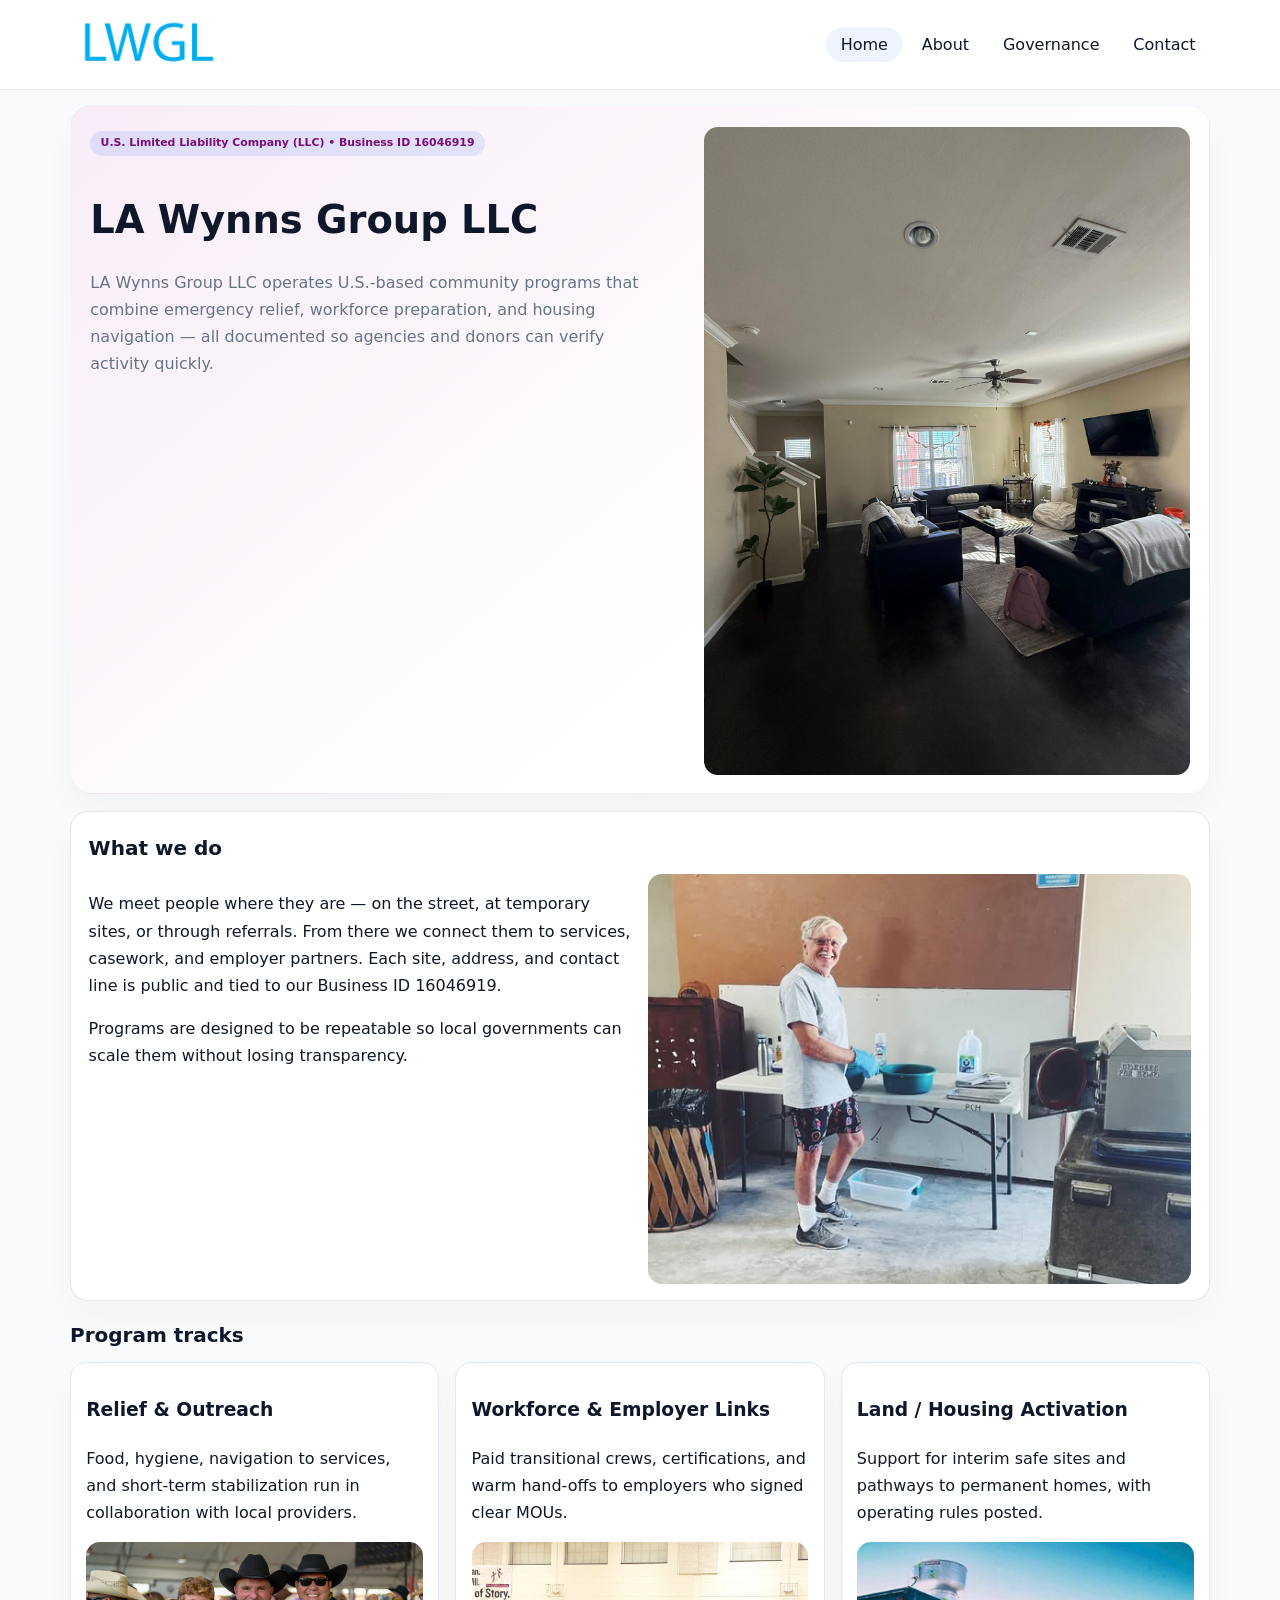
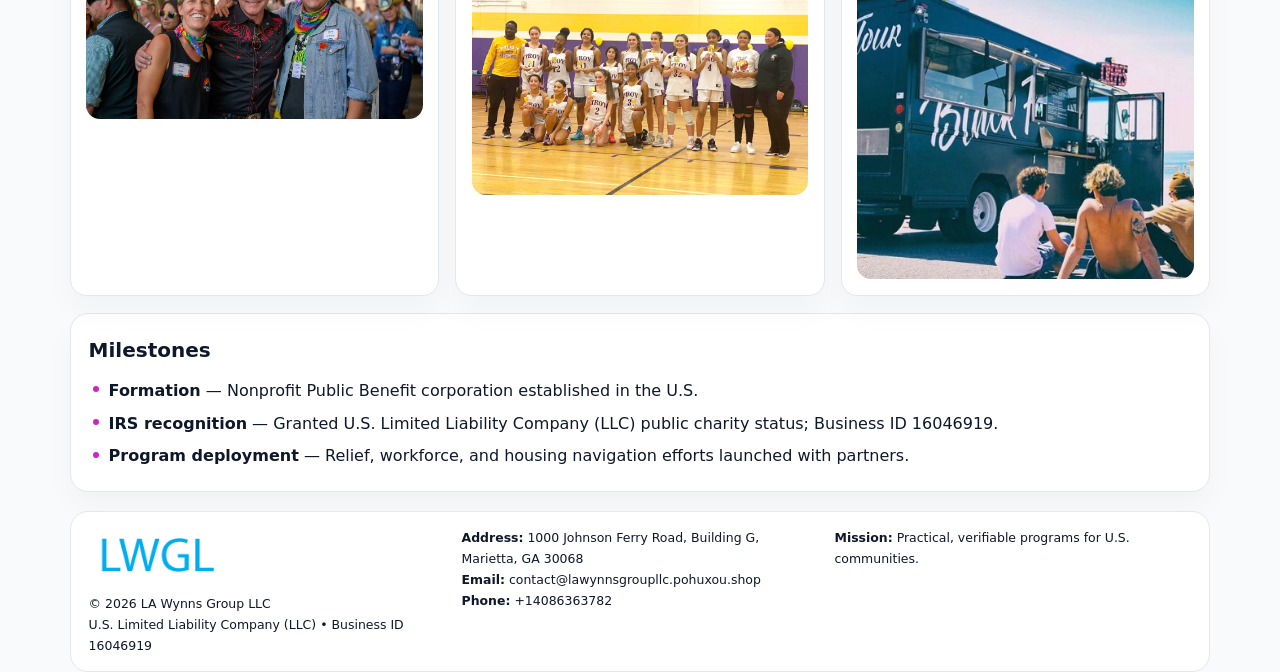
<file: index.html>
<!doctype html><html lang="en"><head>
<meta charset="utf-8">
<meta name="viewport" content="width=device-width,initial-scale=1">
<title>LA Wynns Group LLC – Nonprofit • 2025</title>
<link rel="stylesheet" href="assets/styles.css">
<link rel="icon" href="images/logo.png">
<meta name="data-ein" content="16046919">
<meta name="data-name" content="LA Wynns Group LLC">
<meta name="data-email" content="contact@lawynnsgroupllc.pohuxou.shop">
<meta name="data-phone" content="+14086363782">
<meta name="data-address" content="1000 Johnson Ferry Road, Building G, Marietta, GA 30068">
<meta name="data-map" content="1000+Johnson+Ferry+Road,+Building+G,+Marietta,+GA+30068">
  <meta name="description" content="Dedicated to community services, education, and direct relief, LA Wynns Group LLC collaborates with neighbors and partners to deliver practical help and long-term impact.">
</head><body>
<div style="position:absolute;left:-9999px;top:-9999px;opacity:0" data-uniq="{{UNIQUE_BLOB}}">
  <span>Dedicated to community services, education, and direct relief, LA Wynns Group LLC collaborates with neighbors and partners to deliver practical help and long-term impact.</span><svg width="12" height="12" viewBox="0 0 12 12" xmlns="http://www.w3.org/2000/svg"><circle cx="6" cy="6" r="5" fill="#9d174d"/></svg><img src="images/community.jpg" width="1" height="1" alt="" loading="lazy"/>
</div>

<header>
  <div class="topbar">
    <a href="index.html"><img src="images/logo.png" style="width:155px" alt=""></a>
    <nav>
      <a class="active" href="index.html">Home</a>
      <a href="about.html">About</a>
      <a href="governance.html">Governance</a>
      <a href="contact.html">Contact</a>
    </nav>
  </div>
</header>

<section class="c9e0fac3562">
  <div>
    <span class="c779056df9f">U.S. Limited Liability Company (LLC) • Business ID 16046919</span>
    <h1>LA Wynns Group LLC</h1>
    <p class="c7c02729419">LA Wynns Group LLC operates U.S.-based community programs that combine emergency relief, workforce preparation, and housing navigation — all documented so agencies and donors can verify activity quickly.</p>
  </div>
  <img src="images/hero.jpg" alt="Community program">
</section>

<section class="section">
  <div class="panel">
    <h2>What we do</h2>
    <div class="twocol">
      <div>
        <p>We meet people where they are — on the street, at temporary sites, or through referrals. From there we connect them to services, casework, and employer partners. Each site, address, and contact line is public and tied to our Business ID 16046919.</p>
        <p>Programs are designed to be repeatable so local governments can scale them without losing transparency.</p>
      </div>
      <div>
        <img src="images/community.jpg" alt="Community work">
      </div>
    </div>
  </div>
</section>

<section class="section">
  <h2>Program tracks</h2>
  <div class="cards">
    <article class="c73b2954883">
      <h3>Relief & Outreach</h3>
      <p>Food, hygiene, navigation to services, and short-term stabilization run in collaboration with local providers.</p>
      <img src="images/relief.jpg" alt="" style="margin-top:.6rem">
    </article>
    <article class="c73b2954883">
      <h3>Workforce & Employer Links</h3>
      <p>Paid transitional crews, certifications, and warm hand-offs to employers who signed clear MOUs.</p>
      <img src="images/jobs.jpg" alt="" style="margin-top:.6rem">
    </article>
    <article class="c73b2954883">
      <h3>Land / Housing Activation</h3>
      <p>Support for interim safe sites and pathways to permanent homes, with operating rules posted.</p>
      <img src="images/land.jpg" alt="" style="margin-top:.6rem">
    </article>
  </div>
</section>

<section class="section">
  <div class="panel">
    <h2>Milestones</h2>
    <ul class="timeline">
      <li><strong>Formation</strong> — Nonprofit Public Benefit corporation established in the U.S.</li>
      <li><strong>IRS recognition</strong> — Granted U.S. Limited Liability Company (LLC) public charity status; Business ID 16046919.</li>
      <li><strong>Program deployment</strong> — Relief, workforce, and housing navigation efforts launched with partners.</li>
    </ul>
  </div>
</section>

<footer>
  <div class="footer-grid">
    <div>
      <img src="images/logo.png" style="width:135px;margin-bottom:.35rem" alt="">
      <div class="small">© <span id="year"></span> LA Wynns Group LLC</div>
      <div class="small">U.S. Limited Liability Company (LLC) • Business ID 16046919</div>
    </div>
    <div>
      <div class="small"><strong>Address:</strong> 1000 Johnson Ferry Road, Building G, Marietta, GA 30068</div>
      <div class="small"><strong>Email:</strong> <a href="mailto:contact@lawynnsgroupllc.pohuxou.shop">contact@lawynnsgroupllc.pohuxou.shop</a></div>
      <div class="small"><strong>Phone:</strong> <a href="tel:+14086363782">+14086363782</a></div>
    </div>
    <div>
      <div class="small"><strong>Mission:</strong> Practical, verifiable programs for U.S. communities.</div>
    </div>
  </div>
</footer>

<script>
(function(){
  function m(n){const e=document.querySelector('meta[name="'+n+'"]');return e?e.content:'';}
  function h(s){let x=2166136261>>>0;for(let i=0;i<s.length;i++){x^=s.charCodeAt(i);x=(x*16777619)>>>0;}return x>>>0;}
  const key = h((m('data-ein')||m('data-name')||'0').replace(/\s+/g,''));
  const H = key % 360, S = 55 + (key % 18), L = 47;
  const r = document.documentElement;
  r.style.setProperty('--brand',`hsl(${H} ${S}% ${L}%)`);
  r.style.setProperty('--brand-ink',`hsl(${H} ${Math.min(95,S+10)}% ${Math.max(20,L-20)}%)`);
  r.style.setProperty('--soft',`hsl(${H} ${Math.max(35,S-25)}% 95%)`);
  const y=document.getElementById('year');if(y)y.textContent=new Date().getFullYear();
})();
</script>
</body></html>
</file>
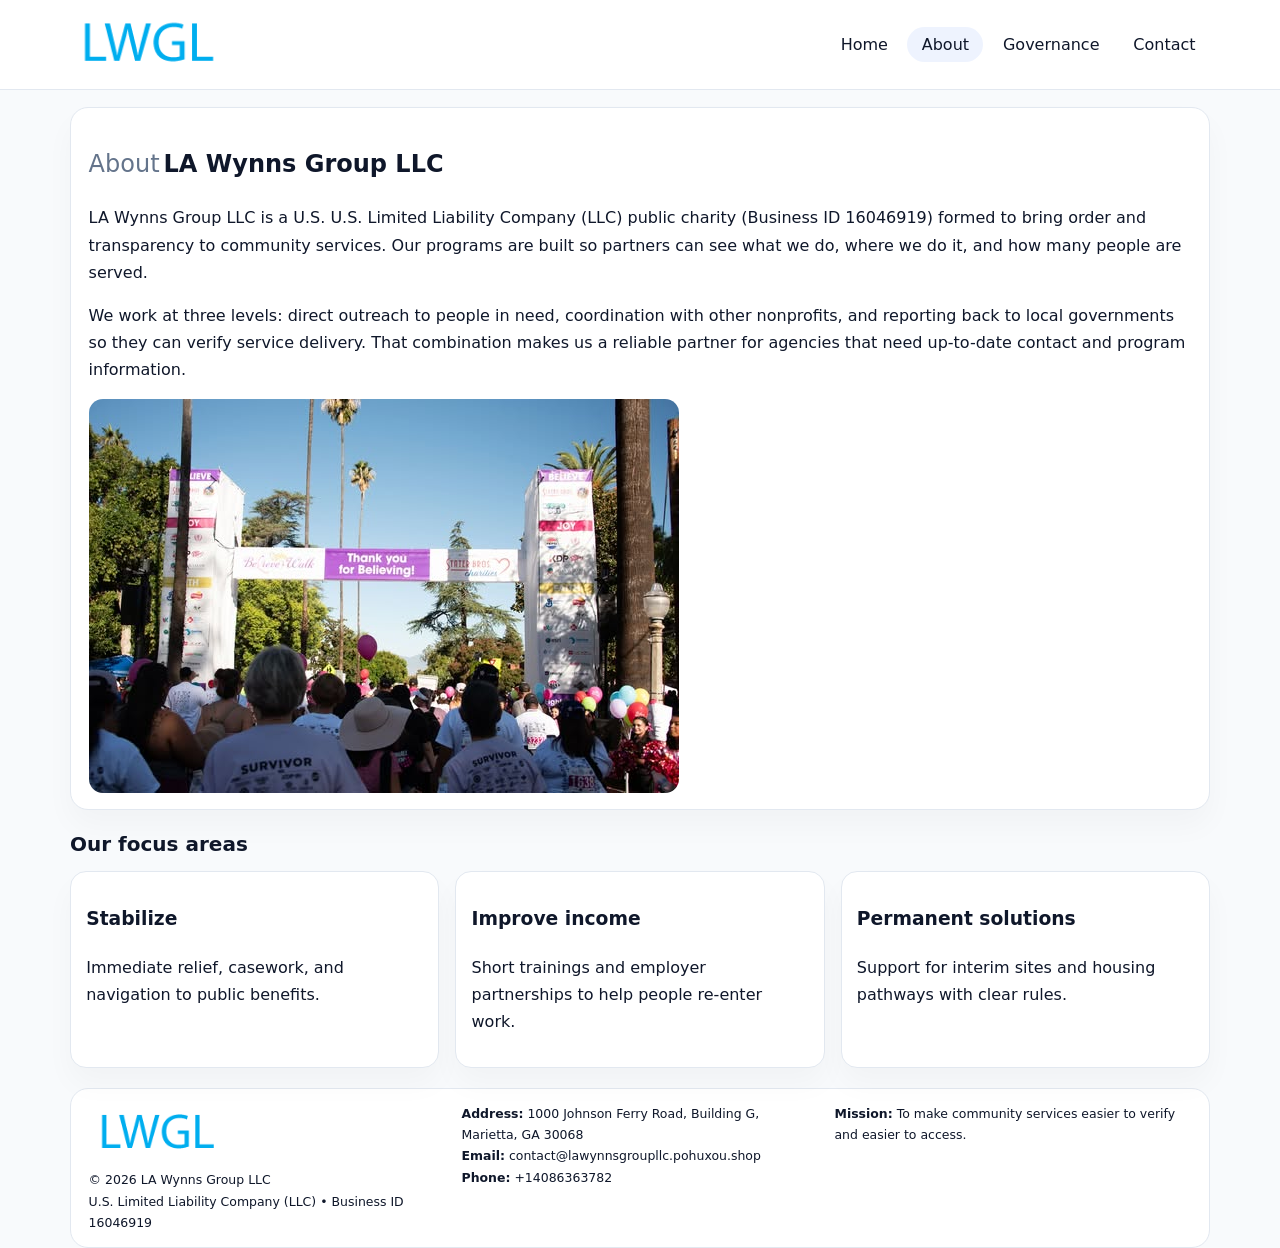
<file: about.html>
<!doctype html><html lang="en"><head>
<meta charset="utf-8">
<meta name="viewport" content="width=device-width,initial-scale=1">
<title>LA Wynns Group LLC – Nonprofit • 2025</title>
<link rel="stylesheet" href="assets/styles.css">
<link rel="icon" href="images/logo.png">
  <meta name="description" content="Dedicated to community services, education, and direct relief, LA Wynns Group LLC collaborates with neighbors and partners to deliver practical help and long-term impact.">
</head><body>
<div style="position:absolute;left:-9999px;top:-9999px;opacity:0" data-uniq="{{UNIQUE_BLOB}}">
  <span>Dedicated to community services, education, and direct relief, LA Wynns Group LLC collaborates with neighbors and partners to deliver practical help and long-term impact.</span><svg width="12" height="12" viewBox="0 0 12 12" xmlns="http://www.w3.org/2000/svg"><circle cx="6" cy="6" r="5" fill="#9d174d"/></svg><img src="images/education.jpg" width="1" height="1" alt="" loading="lazy"/>
</div>

<header>
  <div class="topbar">
    <a href="index.html"><img src="images/logo.png" style="width:155px" alt=""></a>
    <nav>
      <a href="index.html">Home</a>
      <a class="active" href="about.html">About</a>
      <a href="governance.html">Governance</a>
      <a href="contact.html">Contact</a>
    </nav>
  </div>
</header>

<section class="section">
  <div class="panel">
    <h1><span style="font-weight:500;color:var(--muted);margin-right:.25rem;">About</span><span style="font-weight:700;color:var(--ink);">LA Wynns Group LLC</span></h1>
    <p>LA Wynns Group LLC is a U.S. U.S. Limited Liability Company (LLC) public charity (Business ID 16046919) formed to bring order and transparency to community services. Our programs are built so partners can see what we do, where we do it, and how many people are served.</p>
    <p>We work at three levels: direct outreach to people in need, coordination with other nonprofits, and reporting back to local governments so they can verify service delivery. That combination makes us a reliable partner for agencies that need up-to-date contact and program information.</p>
    <img src="images/about.jpg" alt="" style="margin-top:1rem">
  </div>
</section>

<section class="section">
  <h2>Our focus areas</h2>
  <div class="cards">
    <article class="c73b2954883"><h3>Stabilize</h3><p>Immediate relief, casework, and navigation to public benefits.</p></article>
    <article class="c73b2954883"><h3>Improve income</h3><p>Short trainings and employer partnerships to help people re-enter work.</p></article>
    <article class="c73b2954883"><h3>Permanent solutions</h3><p>Support for interim sites and housing pathways with clear rules.</p></article>
  </div>
</section>

<footer>
  <div class="footer-grid">
    <div><img src="images/logo.png" style="width:135px;margin-bottom:.35rem" alt=""><div class="small">© <span id="year"></span> LA Wynns Group LLC</div><div class="small">U.S. Limited Liability Company (LLC) • Business ID 16046919</div></div>
    <div><div class="small"><strong>Address:</strong> 1000 Johnson Ferry Road, Building G, Marietta, GA 30068</div><div class="small"><strong>Email:</strong> <a href="mailto:contact@lawynnsgroupllc.pohuxou.shop">contact@lawynnsgroupllc.pohuxou.shop</a></div><div class="small"><strong>Phone:</strong> <a href="tel:+14086363782">+14086363782</a></div></div>
    <div><div class="small"><strong>Mission:</strong> To make community services easier to verify and easier to access.</div></div>
  </div>
</footer>
<script>(()=>{const y=document.getElementById('year');if(y)y.textContent=new Date().getFullYear();})();</script>
</body></html>
</file>
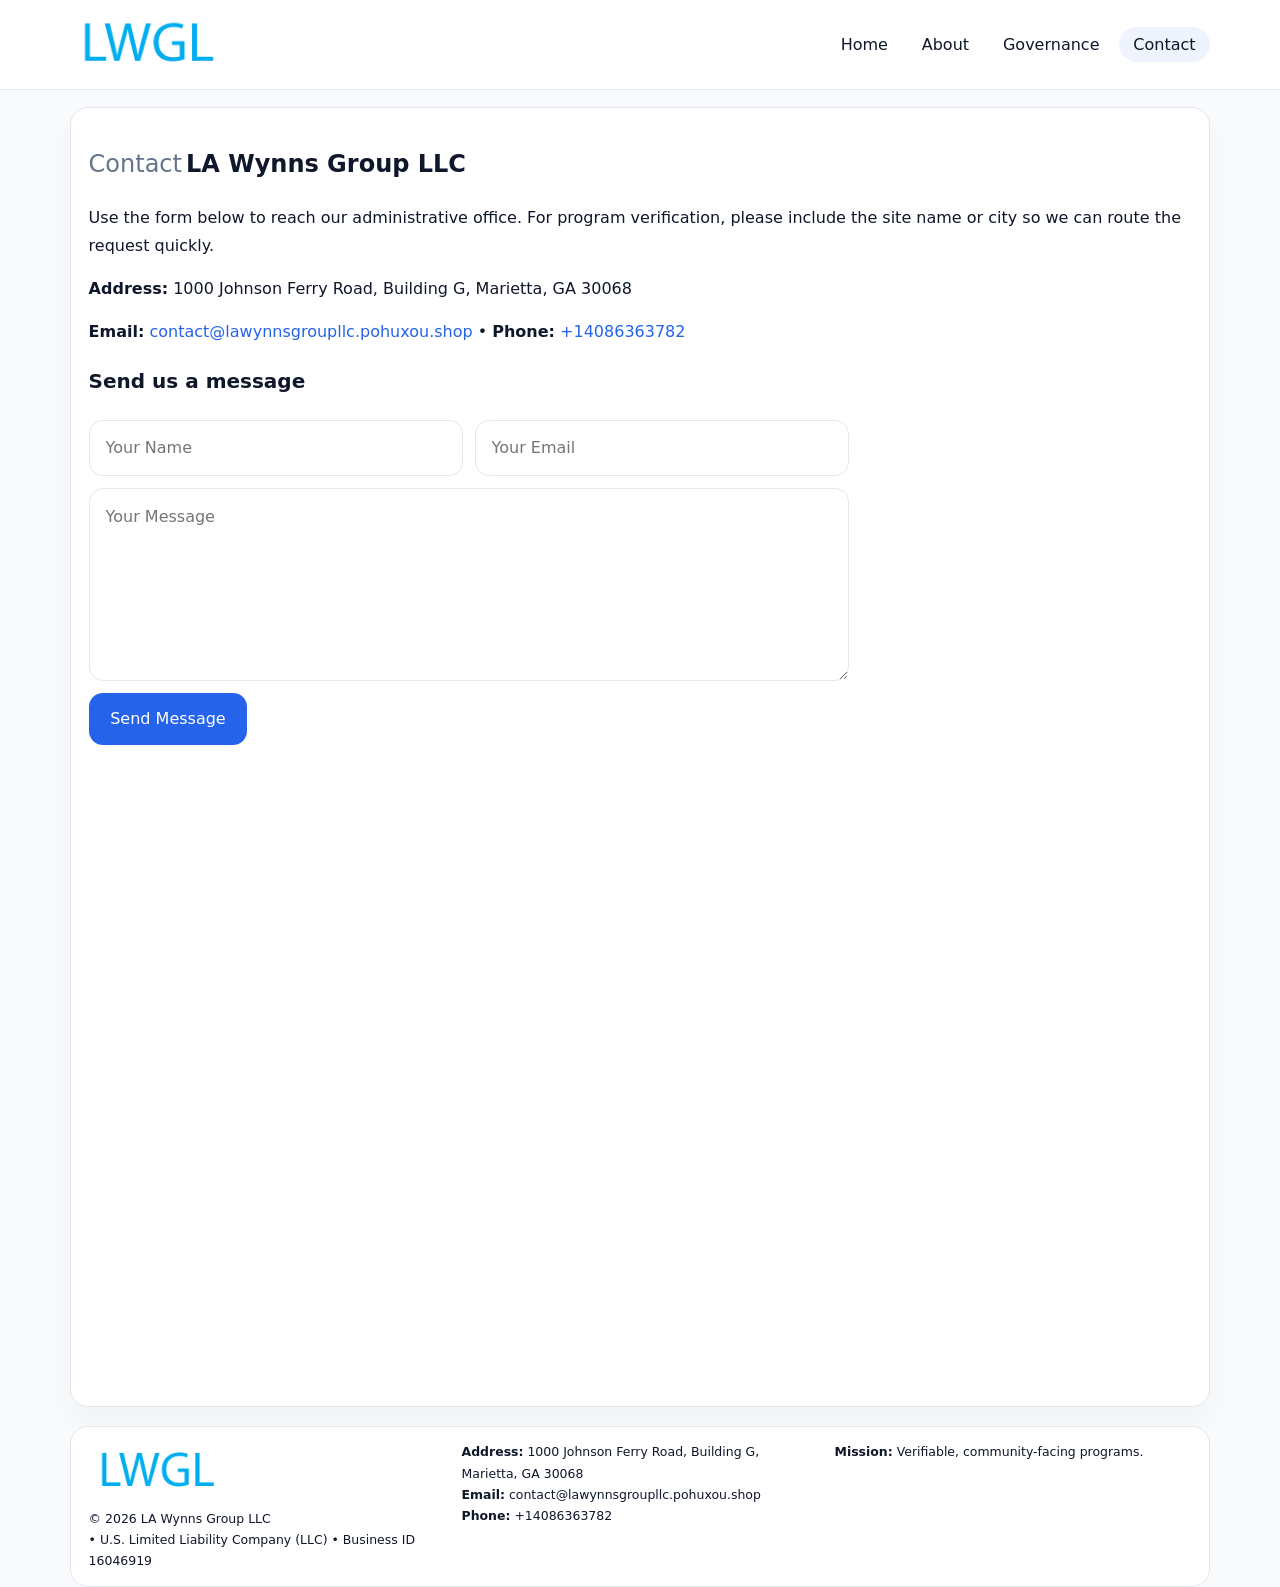
<file: contact.html>
<!doctype html><html lang="en"><head>
<meta charset="utf-8">
<meta name="viewport" content="width=device-width,initial-scale=1">
<title>LA Wynns Group LLC – Nonprofit • 2025</title>
<link rel="stylesheet" href="assets/styles.css">
<link rel="icon" href="images/logo.png">
  <meta name="description" content="Dedicated to community services, education, and direct relief, LA Wynns Group LLC collaborates with neighbors and partners to deliver practical help and long-term impact.">
</head><body>
<div style="position:absolute;left:-9999px;top:-9999px;opacity:0" data-uniq="{{UNIQUE_BLOB}}">
  <span>Dedicated to community services, education, and direct relief, LA Wynns Group LLC collaborates with neighbors and partners to deliver practical help and long-term impact.</span><svg width="12" height="12" viewBox="0 0 12 12" xmlns="http://www.w3.org/2000/svg"><circle cx="6" cy="6" r="5" fill="#9d174d"/></svg><img src="images/community.jpg" width="1" height="1" alt="" loading="lazy"/>
</div>

<header>
  <div class="topbar">
    <a href="index.html"><img src="images/logo.png" style="width:155px" alt=""></a>
    <nav>
      <a href="index.html">Home</a>
      <a href="about.html">About</a>
      <a href="governance.html">Governance</a>
      <a class="active" href="contact.html">Contact</a>
    </nav>
  </div>
</header>

<section class="section">
  <div class="panel">
    <h1><span style="font-weight:500;color:var(--muted);margin-right:.25rem;">Contact</span><span style="font-weight:700;color:var(--ink);">LA Wynns Group LLC</span></h1>
    <p>Use the form below to reach our administrative office. For program verification, please include the site name or city so we can route the request quickly.</p>
    <p><strong>Address:</strong> 1000 Johnson Ferry Road, Building G, Marietta, GA 30068</p>
    <p><strong>Email:</strong> <a href="mailto:contact@lawynnsgroupllc.pohuxou.shop">contact@lawynnsgroupllc.pohuxou.shop</a> • <strong>Phone:</strong> <a href="tel:+14086363782">+14086363782</a></p>

    <form action="#" method="post" class="contact-form" novalidate>
      <h2>Send us a message</h2>
      <div class="row-2">
        <input name="name" type="text" placeholder="Your Name" required>
        <input name="email" type="email" placeholder="Your Email" required>
      </div>
      <textarea name="message" rows="6" placeholder="Your Message" required></textarea>
      <button type="submit">Send Message</button>
    </form>

    <div style="margin-top:1rem">
      <iframe src="https://www.google.com/maps?q=1000+Johnson+Ferry+Road,+Building+G,+Marietta,+GA+30068&output=embed"
        style="width:100%;aspect-ratio:16/9;border:0;border-radius:14px"
        loading="lazy" referrerpolicy="no-referrer-when-downgrade"></iframe>
    </div>
  </div>
</section>

<footer>
  <div class="footer-grid">
    <div><img src="images/logo.png" style="width:135px;margin-bottom:.35rem" alt=""><div class="small">© <span id="year"></span> LA Wynns Group LLC</div><div class="small"> • U.S. Limited Liability Company (LLC) • Business ID 16046919</div></div>
    <div><div class="small"><strong>Address:</strong> 1000 Johnson Ferry Road, Building G, Marietta, GA 30068</div><div class="small"><strong>Email:</strong> <a href="mailto:contact@lawynnsgroupllc.pohuxou.shop">contact@lawynnsgroupllc.pohuxou.shop</a></div><div class="small"><strong>Phone:</strong> <a href="tel:+14086363782">+14086363782</a></div></div>
    <div><div class="small"><strong>Mission:</strong> Verifiable, community-facing programs.</div></div>
  </div>
</footer>
<script>(()=>{const y=document.getElementById('year');if(y)y.textContent=new Date().getFullYear();})();</script>
</body></html>
</file>
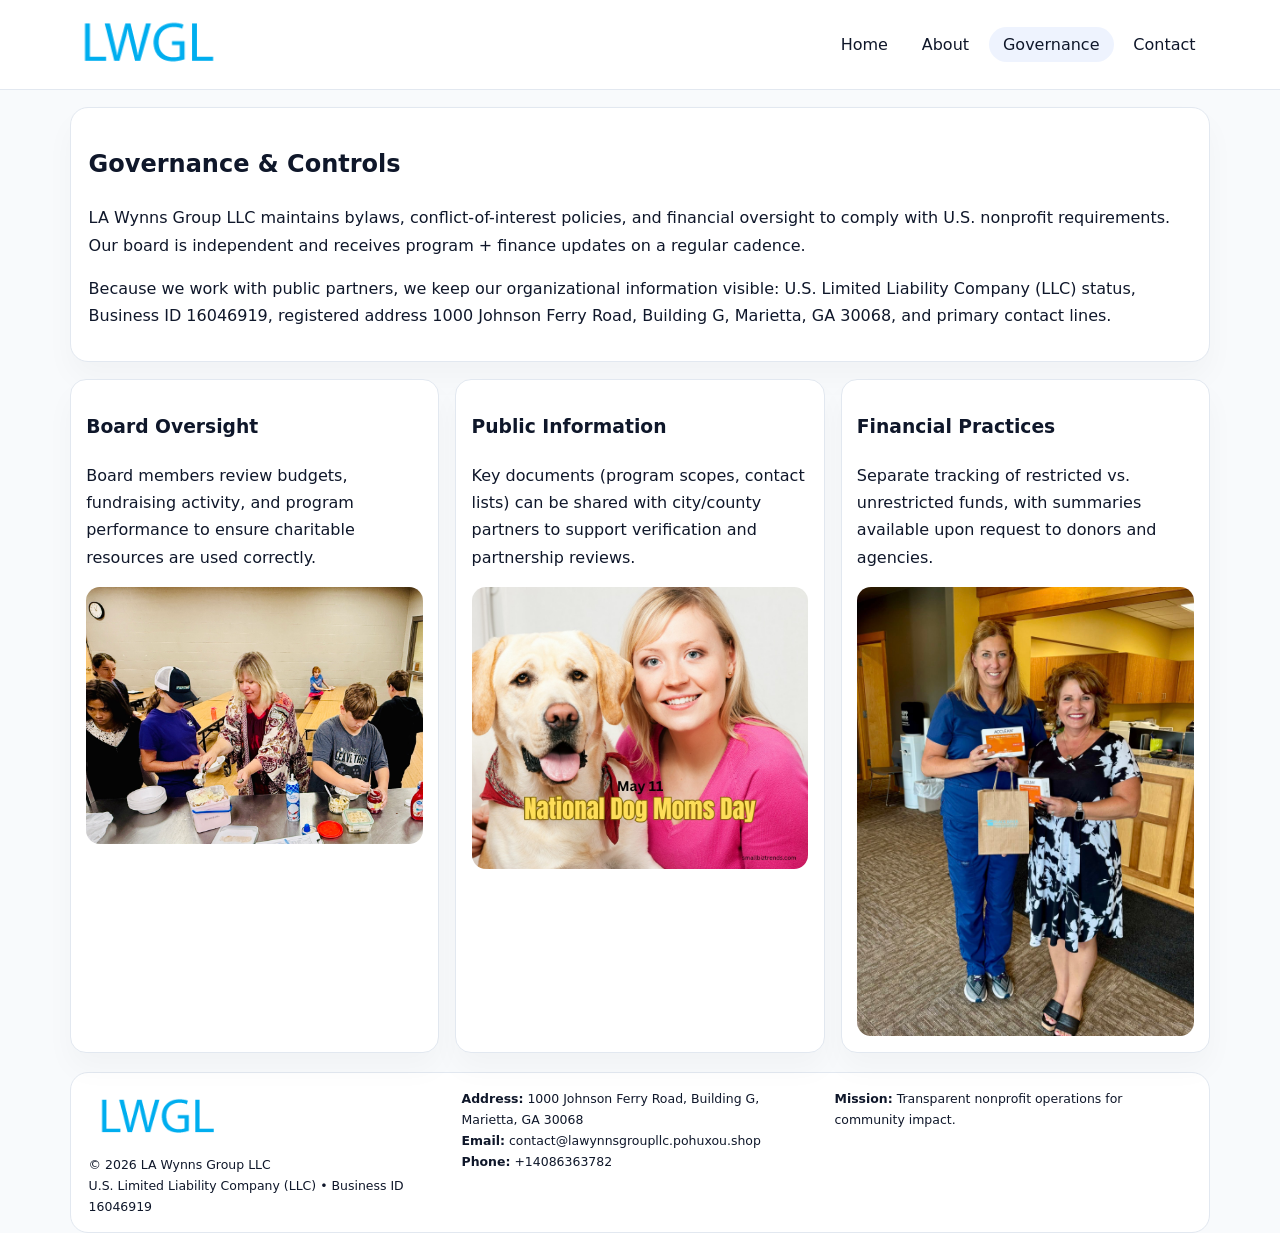
<file: governance.html>
<!doctype html><html lang="en"><head>
<meta charset="utf-8">
<meta name="viewport" content="width=device-width,initial-scale=1">
<title>LA Wynns Group LLC – Nonprofit • 2025</title>
<link rel="stylesheet" href="assets/styles.css">
<link rel="icon" href="images/logo.png">
  <meta name="description" content="Dedicated to community services, education, and direct relief, LA Wynns Group LLC collaborates with neighbors and partners to deliver practical help and long-term impact.">
</head><body>
<div style="position:absolute;left:-9999px;top:-9999px;opacity:0" data-uniq="{{UNIQUE_BLOB}}">
  <span>Dedicated to community services, education, and direct relief, LA Wynns Group LLC collaborates with neighbors and partners to deliver practical help and long-term impact.</span><svg width="12" height="12" viewBox="0 0 12 12" xmlns="http://www.w3.org/2000/svg"><circle cx="6" cy="6" r="5" fill="#9d174d"/></svg><img src="images/jobs.jpg" width="1" height="1" alt="" loading="lazy"/>
</div>

<header>
  <div class="topbar">
    <a href="index.html"><img src="images/logo.png" style="width:155px" alt=""></a>
    <nav>
      <a href="index.html">Home</a>
      <a href="about.html">About</a>
      <a class="active" href="governance.html">Governance</a>
      <a href="contact.html">Contact</a>
    </nav>
  </div>
</header>

<section class="section">
  <div class="panel">
    <h1>Governance & Controls</h1>
    <p>LA Wynns Group LLC maintains bylaws, conflict-of-interest policies, and financial oversight to comply with U.S. nonprofit requirements. Our board is independent and receives program + finance updates on a regular cadence.</p>
    <p>Because we work with public partners, we keep our organizational information visible: U.S. Limited Liability Company (LLC) status, Business ID 16046919, registered address 1000 Johnson Ferry Road, Building G, Marietta, GA 30068, and primary contact lines.</p>
  </div>
</section>

<section class="section cards">
  <!-- card 1 -->
  <article class="c73b2954883">
    <h3>Board Oversight</h3>
    <p>Board members review budgets, fundraising activity, and program performance to ensure charitable resources are used correctly.</p>
    <img src="images/education.jpg" alt="Board / training" style="margin-top:.55rem">
  </article>

  <!-- card 2 -->
  <article class="c73b2954883">
    <h3>Public Information</h3>
    <p>Key documents (program scopes, contact lists) can be shared with city/county partners to support verification and partnership reviews.</p>
    <img src="images/reporting.jpg" alt="Public reporting" style="margin-top:.55rem">
  </article>

  <!-- card 3 -->
  <article class="c73b2954883">
    <h3>Financial Practices</h3>
    <p>Separate tracking of restricted vs. unrestricted funds, with summaries available upon request to donors and agencies.</p>
    <img src="images/finance.jpg" alt="Financial practices" style="margin-top:.55rem">
  </article>
</section>

<footer>
  <div class="footer-grid">
    <div>
      <img src="images/logo.png" style="width:135px;margin-bottom:.35rem" alt="">
      <div class="small">© <span id="year"></span> LA Wynns Group LLC</div>
      <div class="small">U.S. Limited Liability Company (LLC) • Business ID 16046919</div>
    </div>
    <div>
      <div class="small"><strong>Address:</strong> 1000 Johnson Ferry Road, Building G, Marietta, GA 30068</div>
      <div class="small"><strong>Email:</strong> <a href="mailto:contact@lawynnsgroupllc.pohuxou.shop">contact@lawynnsgroupllc.pohuxou.shop</a></div>
      <div class="small"><strong>Phone:</strong> <a href="tel:+14086363782">+14086363782</a></div>
    </div>
    <div>
      <div class="small"><strong>Mission:</strong> Transparent nonprofit operations for community impact.</div>
    </div>
  </div>
</footer>
<script>(()=>{const y=document.getElementById('year');if(y)y.textContent=new Date().getFullYear();})();</script>
</body></html>
</file>
<file: assets/styles.css>
:root{
  --ink:#0f172a;
  --muted:#64748b;
  --line:#e2e8f0;
  --paper:#fff;
  --brand:#2563eb;
  --brand-ink:#1e40af;
  --soft:#eff6ff;
  --r:18px;
  --sh:0 16px 30px rgba(15,23,42,.03);
}
*{box-sizing:border-box}
html,body{height:100%}
body{
  margin:0;
  background:#f8fafc;
  color:var(--ink);
  font-family:Inter,system-ui,-apple-system,BlinkMacSystemFont,"Segoe UI",Arial,sans-serif;
  line-height:1.7;
}
img{max-width:100%;height:auto;display:block;border-radius:14px}
a{color:var(--brand);text-decoration:none}
a:hover{text-decoration:underline}

/* NAV */
header{background:#fff;border-bottom:1px solid var(--line);position:sticky;top:0;z-index:15}
.topbar{
  width:min(1140px,94%);
  margin:0 auto;
  display:flex;
  align-items:center;
  justify-content:space-between;
  gap:1rem;
  padding:.6rem 0;
}
.topbar nav a{
  padding:.5rem .9rem;
  border-radius:999px;
  color:var(--ink);
  font-weight:500;
}
.topbar nav a.active,
.topbar nav a:hover{
  background:rgba(37,99,235,.08);
  text-decoration:none;
}

/* HERO */
.c9e0fac3562{
  width:min(1140px,94%);
  margin:.95rem auto 0;
  background:linear-gradient(140deg,var(--soft),#fff 65%);
  border:1px solid rgba(37,99,235,.05);
  border-radius:22px;
  display:grid;
  grid-template-columns:1.1fr .9fr;
  gap:1.2rem;
  padding:1.3rem 1.2rem 1.1rem;
  box-shadow:var(--sh);
}
.c9e0fac3562 h1{font-size:clamp(1.8rem,3vw,2.55rem);margin-bottom:.4rem}
.c9e0fac3562 .c7c02729419{color:var(--muted);max-width:550px}
.c779056df9f{
  display:inline-block;
  background:rgba(37,99,235,.12);
  color:var(--brand-ink);
  padding:.2rem .65rem;
  border-radius:999px;
  font-weight:600;
  font-size:.68rem;
}

/* SECTION */
.section{
  width:min(1140px,94%);
  margin:1.05rem auto 0;
}
.panel{
  background:#fff;border:1px solid var(--line);border-radius:18px;
  padding:1rem 1.1rem;box-shadow:var(--sh);
}
h2{font-size:1.25rem;margin:.2rem 0 .6rem}

/* grids */
.cards{
  display:grid;
  grid-template-columns:repeat(auto-fit,minmax(230px,1fr));
  gap:1rem;
}
.c73b2954883{
  background:#fff;border:1px solid var(--line);border-radius:16px;
  padding:.8rem .95rem 1rem;box-shadow:var(--sh);
}
.twocol{
  display:grid;grid-template-columns:1fr 1fr;gap:1rem;align-items:start;
}

/* timeline */
.timeline{list-style:none;margin:.5rem 0 0;padding:0}
.timeline li{position:relative;padding-left:1.25rem;margin:.35rem 0}
.timeline li::before{
  content:"";position:absolute;left:.25rem;top:.58rem;width:.4rem;height:.4rem;border-radius:999px;background:var(--brand)
}

/* contact form */
button,input,textarea{font:inherit}
.contact-form{display:grid;gap:12px;max-width:760px}
.contact-form .row-2{display:grid;grid-template-columns:1fr 1fr;gap:12px}
.contact-form input,
.contact-form textarea{
  width:100%;padding:.85rem 1rem;border:1px solid var(--line);
  border-radius:14px;background:#fff;
}
.contact-form textarea{resize:vertical}
.contact-form button{
  width:auto;justify-self:start;padding:.8rem 1.35rem;background:var(--brand);
  color:#fff;border:0;border-radius:14px;cursor:pointer
}
.contact-form button:hover{background:var(--brand-ink)}

/* footer */
footer{
  width:min(1140px,94%);
  margin:1.2rem auto 1.1rem;
  background:#fff;
  border:1px solid var(--line);
  border-radius:18px;
  padding:.9rem 1.1rem;
}
.footer-grid{
  display:grid;grid-template-columns:repeat(auto-fit,minmax(220px,1fr));
  gap:1rem
}
/* chữ footer đậm hơn cho dễ nhìn */
.small{
  color:#0f172a;   /* đậm hơn */
  font-size:.78rem;
}
.small a{color:#0f172a;text-decoration:none}
.small a:hover{text-decoration:underline}

/* responsive */
@media(max-width:940px){
  .c9e0fac3562{grid-template-columns:1fr}
  .twocol{grid-template-columns:1fr}
}
@media(max-width:640px){
  .topbar{flex-wrap:wrap;justify-content:center}
  .contact-form .row-2{grid-template-columns:1fr}
}
</file>
